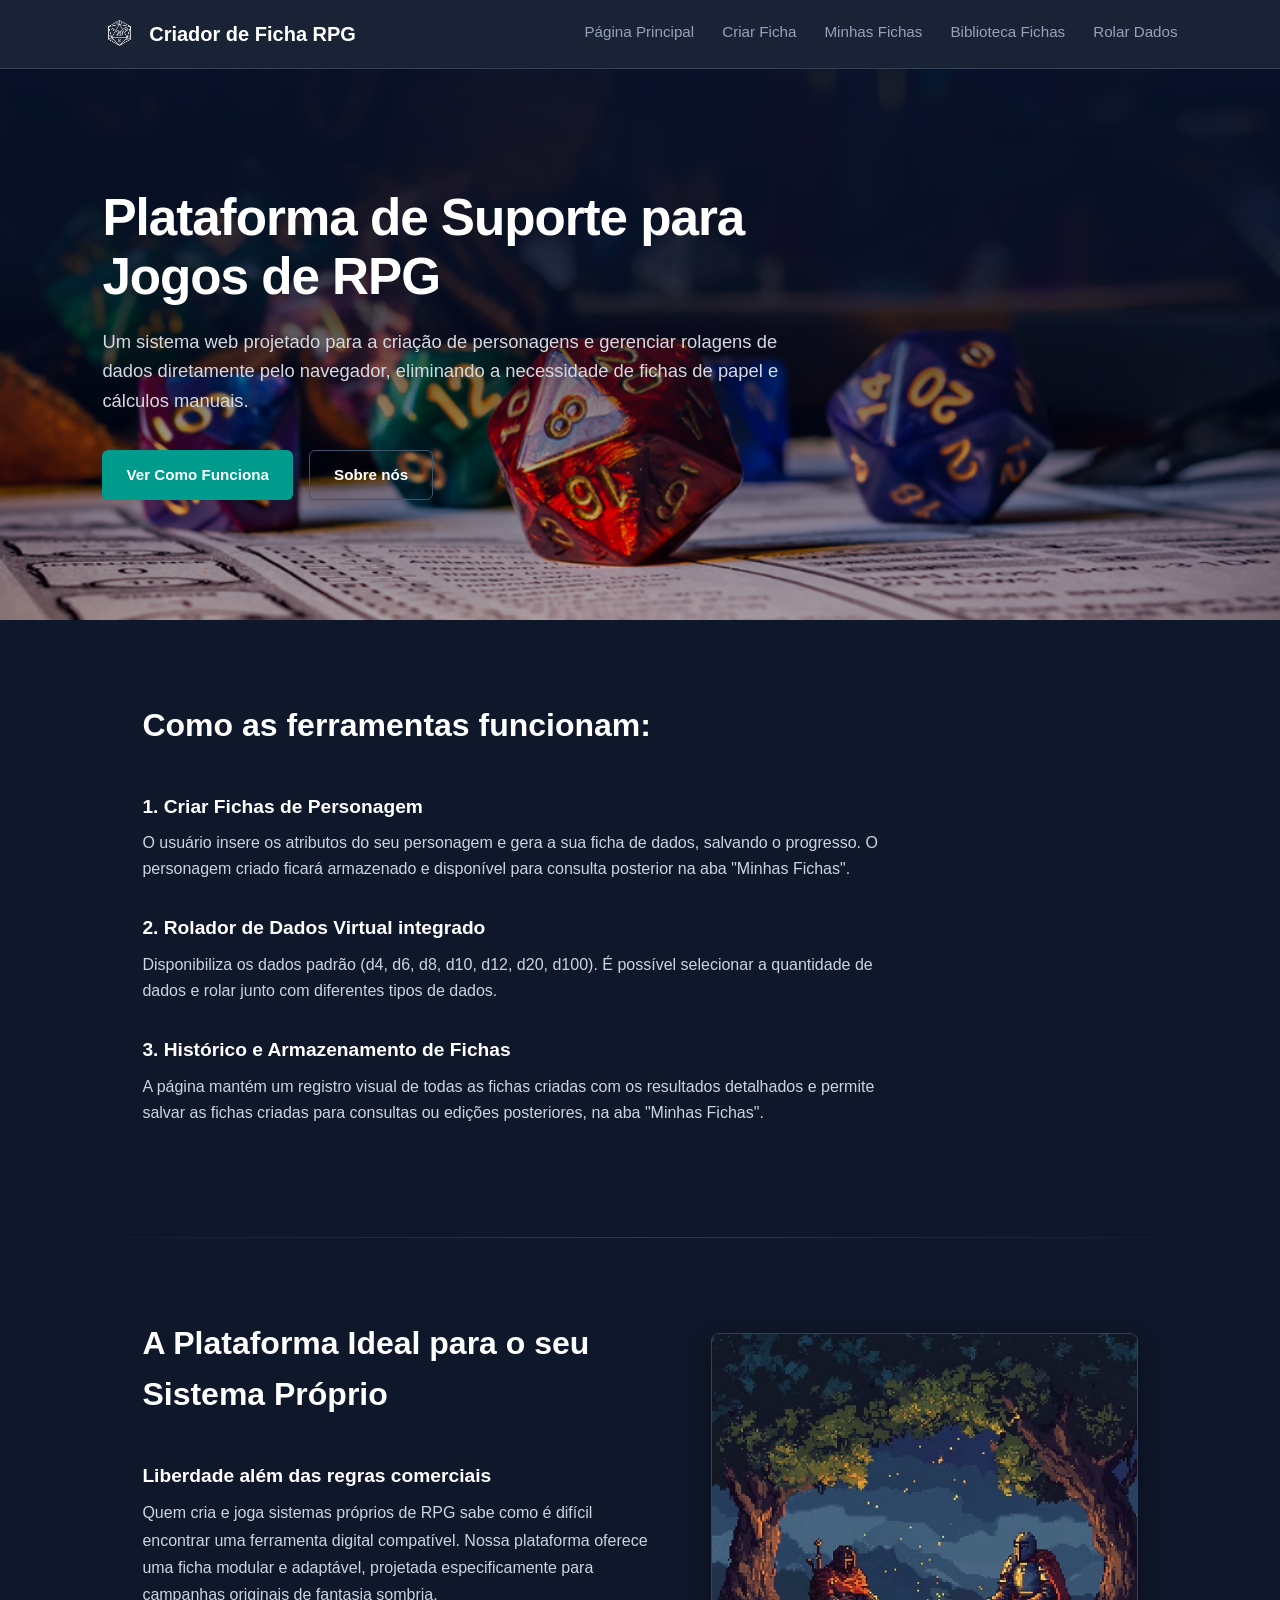
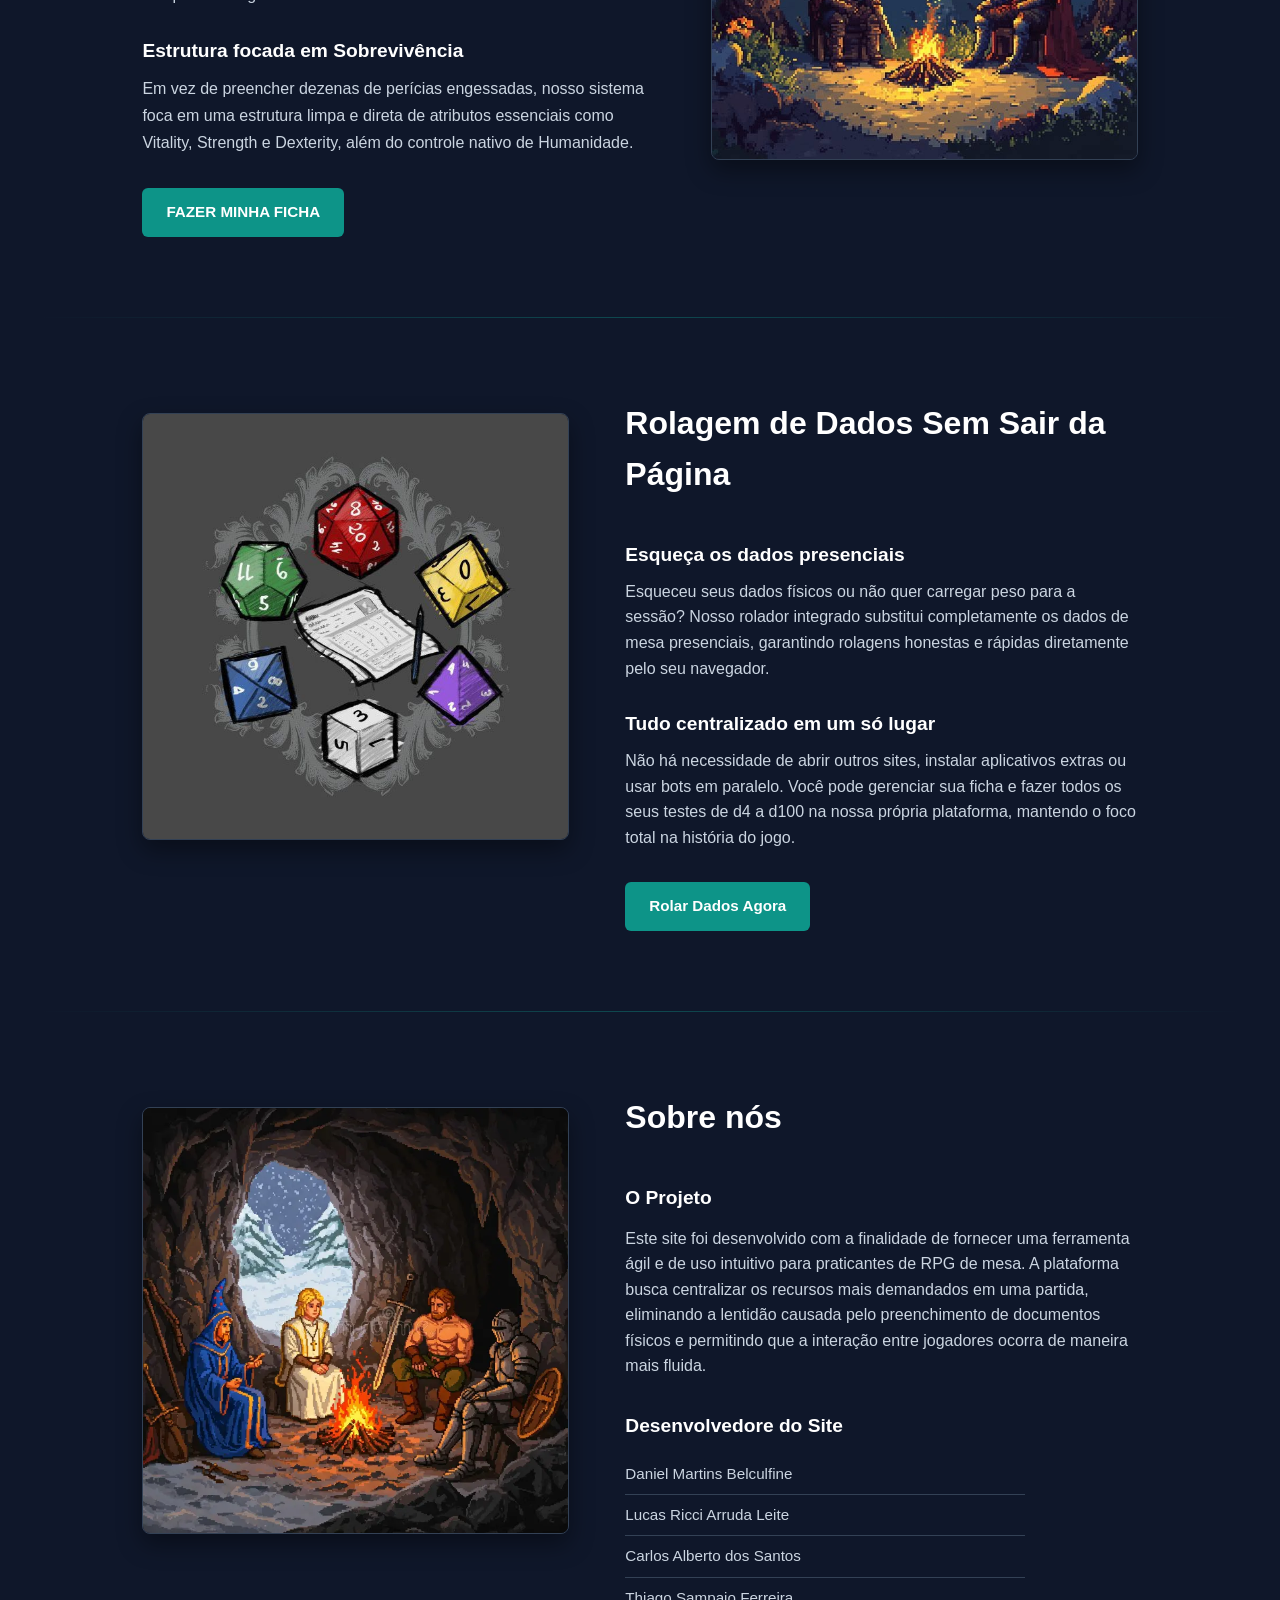
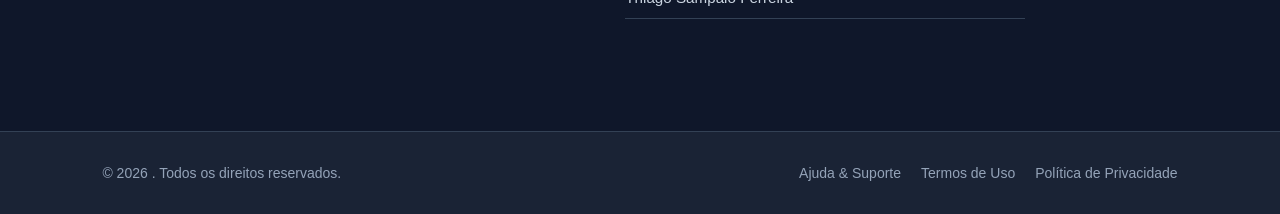
<file: index.html>
<!DOCTYPE html>
<html lang="pt-BR">
<head>
    <meta charset="UTF-8">
    <meta name="viewport" content="width=device-width, initial-scale=1.0">
    <title>Criador de Ficha RPG</title>

    <meta name="description" content="Monte e gerencie suas fichas de RPG de forma rápida e intuitiva. Escolha seu sistema favorito, distribua pontos e jogue online sem complicações!">
    <meta name="keywords" content="ficha de rpg online, criador de ficha rpg, gerador de personagem rpg, dnd 5e, tormenta20">
    
    <meta property="og:title" content="Criador de Ficha RPG Online | Monte Personagens Grátis" />
    <meta property="og:description" content="Monte e gerencie suas fichas de RPG de forma rápida e intuitiva. Escolha seu sistema favorito e role os dados!" />
    <meta property="og:image" content="https://vercel.app" />
    <meta property="og:url" content="https://vercel.app" />
    <meta property="og:type" content="website" />
    <meta property="og:locale" content="pt_BR" />

    <link rel="stylesheet" href="./stylesheets/index.css">
    <script type="module" src="./scripts/loader.js"></script>
</head>
<body>

    <div data-component="comp-header-index"></div>

    <main class="principal">

        <section class="conteudo-principal">
            <h1>Plataforma de Suporte para Jogos de RPG</h1>
            <p>Um sistema web projetado para a criação de personagens e gerenciar rolagens de dados diretamente pelo navegador, eliminando a necessidade de fichas de papel e cálculos manuais.</p>
            <div class="acoes-principais">
                <a href="#como-funciona" class="botao-saiba-mais">Ver Como Funciona</a>
                <a href="#quem-somos" class="botao-quem-somos">Sobre nós</a>
            </div>
        </section>

        <!-- SEÇÃO 1: COMO FUNCIONA -->
        <section id="como-funciona" class="secao-explicativa">
            <h2>Como as ferramentas funcionam:</h2>
            <div class="bloco-recurso">
                <h3>1. Criar Fichas de Personagem</h3>
                <p>O usuário insere os atributos do seu personagem e gera a sua ficha de dados, salvando o progresso. O personagem criado ficará armazenado e disponível para consulta posterior na aba "Minhas Fichas".</p>    
            </div>
            <div class="bloco-recurso">
                <h3>2. Rolador de Dados Virtual integrado</h3>
                <p>Disponibiliza os dados padrão (d4, d6, d8, d10, d12, d20, d100). É possível selecionar a quantidade de dados e rolar junto com diferentes tipos de dados.</p>
            </div>
            <div class="bloco-recurso">
                <h3>3. Histórico e Armazenamento de Fichas</h3>
                <p>A página mantém um registro visual de todas as fichas criadas com os resultados detalhados e permite salvar as fichas criadas para consultas ou edições posteriores, na aba "Minhas Fichas".</p>
            </div>
        </section>

        <!-- SEÇÃO 2: SISTEMA EXCLUSIVO -->
        <section id="sistema-exclusivo" class="secao-explicativa-dupla">
            <div class="conteudo-lado">
                <h2>A Plataforma Ideal para o seu Sistema Próprio</h2>
                <div class="bloco-recurso">
                    <h3>Liberdade além das regras comerciais</h3>
                    <p>Quem cria e joga sistemas próprios de RPG sabe como é difícil encontrar uma ferramenta digital compatível. Nossa plataforma oferece uma ficha modular e adaptável, projetada especificamente para campanhas originais de fantasia sombria.</p>
                </div>
                <div class="bloco-recurso">
                    <h3>Estrutura focada em Sobrevivência</h3>
                    <p>Em vez de preencher dezenas de perícias engessadas, nosso sistema foca em uma estrutura limpa e direta de atributos essenciais como Vitality, Strength e Dexterity, além do controle nativo de Humanidade.</p>
                </div>
                <div class="alinhamento-botao">
                    <a href="./pages/criarFichas.html" class="botao-sistema-destaque">FAZER MINHA FICHA</a>
                </div>
            </div>
            <div class="imagem-lado">
                <img src="./Img_folder/medieval.jpg" alt="Ilustração de rpg medieval">
            </div>
        </section>

                <!-- SEÇÃO: ROLADOR DE DADOS (IMAGEM NA ESQUERDA) -->
        <section id="rolador-dados" class="secao-dados-dupla">
        
            <div class="imagem-dados">
                <img src="./Img_folder/dados-parte.jpg" alt="Dados de RPG virtuais rolando na tela">
            </div>

            <div class="conteudo-dados">
                <h2>Rolagem de Dados Sem Sair da Página</h2>
            
                <div class="bloco-recurso">
                    <h3>Esqueça os dados presenciais</h3>
                    <p>Esqueceu seus dados físicos ou não quer carregar peso para a sessão? Nosso rolador integrado substitui completamente os dados de mesa presenciais, garantindo rolagens honestas e rápidas diretamente pelo seu navegador.</p>
                </div>

                <div class="bloco-recurso">
                    <h3>Tudo centralizado em um só lugar</h3>
                    <p>Não há necessidade de abrir outros sites, instalar aplicativos extras ou usar bots em paralelo. Você pode gerenciar sua ficha e fazer todos os seus testes de d4 a d100 na nossa própria plataforma, mantendo o foco total na história do jogo.</p>
                </div>

                <div class="alinhamento-botao">
                    <a href="./pages/dados.html" class="botao-dados-destaque">Rolar Dados Agora</a>
                </div>
            </div>

        </section>


        <!-- SEÇÃO 3: SOBRE NÓS -->
        <section id="quem-somos" class="sobre-nos">
            <div class="imagem-sobre">
                <img src="./Img_folder/grupo.webp" alt="Imagem de personagens de rpg em grupo">
            </div>
            <div class="conteudo-sobre">
                <h2>Sobre nós</h2>
                <div class="sub-bloco-sobre">
                    <h3>O Projeto</h3>
                    <p>Este site foi desenvolvido com a finalidade de fornecer uma ferramenta ágil e de uso intuitivo para praticantes de RPG de mesa. A plataforma busca centralizar os recursos mais demandados em uma partida, eliminando a lentidão causada pelo preenchimento de documentos físicos e permitindo que a interação entre jogadores ocorra de maneira mais fluida.</p>
                </div>
                <div class="sub-bloco-sobre">
                    <h3>Desenvolvedore do Site</h3>
                    <ul class="lista-integrantes">
                        <li>Daniel Martins Belculfine</li>
                        <li>Lucas Ricci Arruda Leite</li>
                        <li>Carlos Alberto dos Santos</li>
                        <li>Thiago Sampaio Ferreira</li>
                    </ul>
                </div>
            </div>
        </section>

    </main>

    <div data-component="comp-footer"></div>
</body>
</html>
</file>
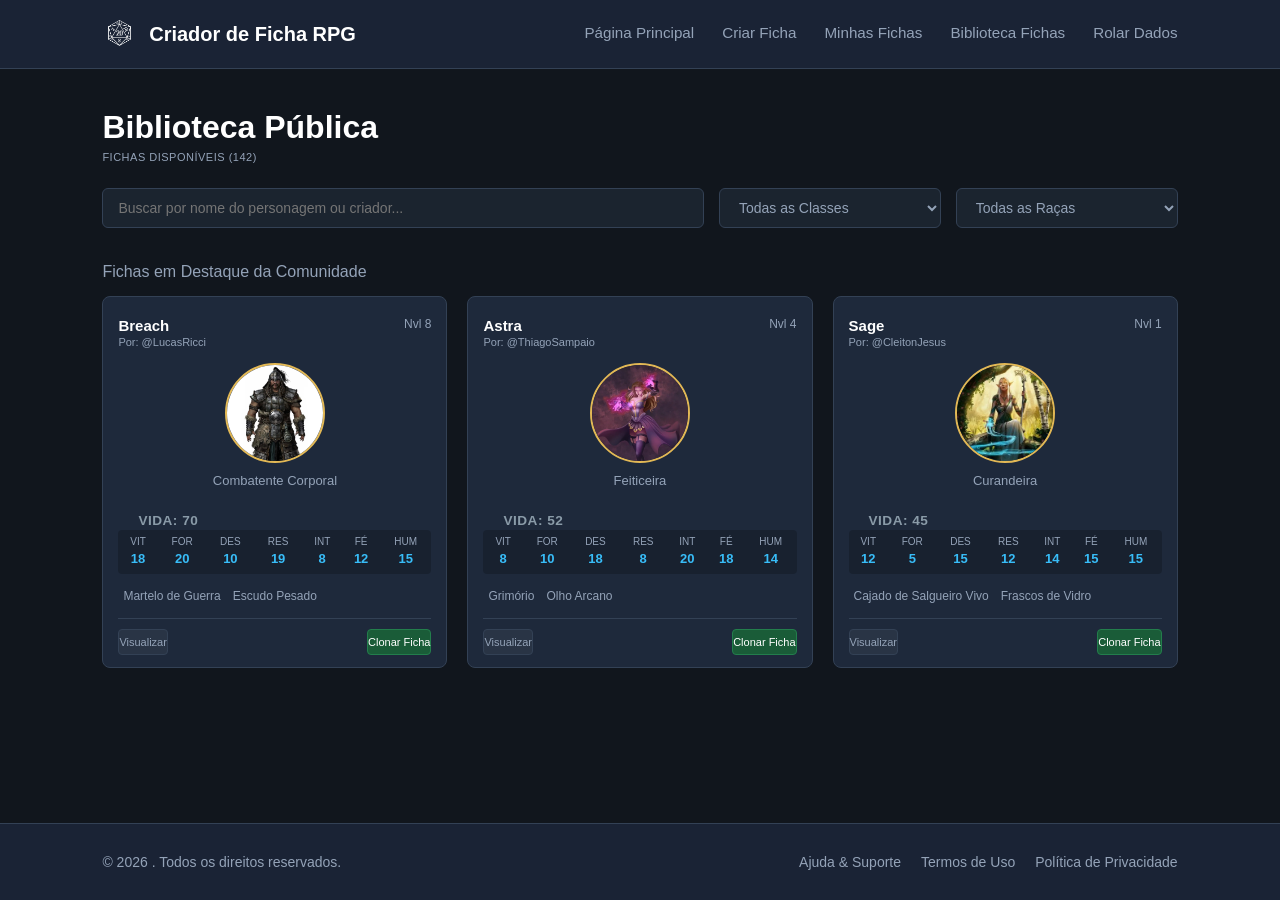
<file: pages/bibliotecaFichas.html>
<!DOCTYPE html>
<html lang="pt-BR">
<head>
    <meta charset="UTF-8">
    <meta name="viewport" content="width=device-width, initial-scale=1.0">
    <title>Biblioteca de Fichas</title>
    <link rel="stylesheet" href="../stylesheets/bibliotecaFichas.css">
    <link rel="stylesheet" href="../stylesheets/components.css">
    <script type="module" src="../scripts/loader.js"></script>
</head>
<body>

    <!-- BARRA DE NAVEGAÇÃO SUPERIOR -->
    <div data-component="comp-header"></div>

    <!-- CONTAINER DA DASHBOARD -->
    <div class="dashboard-container">
        <main class="main-content">
            
            <header class="panel-header">
                <div>
                    <h1>Biblioteca Pública</h1>
                    <small>FICHAS DISPONÍVEIS (142)</small>
                </div>
            </header>

            <!-- SEÇÃO DE FILTROS -->
            <section class="filters-section">
                <form class="filters-form" onsubmit="return false;">
                    <input type="search" placeholder="Buscar por nome do personagem ou criador...">
                    <select name="classe"><option>Todas as Classes</option></select>
                    <select name="race"><option>Todas as Raças</option></select>
                </form>
            </section>

            <!-- SEÇÃO DE CARDS DA COMUNIDADE -->
            <section class="characters-section">
                <h3>Fichas em Destaque da Comunidade</h3>

                <div class="cards-grid">
                    
                    <!-- PERSONAGEM 1 -->
                    <article class="char-card">
                        <header class="char-card-header">
                            <div>
                                <h4>Breach</h4>
                                <div class="char-subtitle">Por: @LucasRicci</div>
                            </div>
                            <span class="char-level">Nvl 8</span>
                        </header>

                        <figure class="char-avatar">
                            <img src="../Img_folder/combatente.jpg" alt="imagem generica de personagem de rpg">
                            <figcaption>Combatente Corporal</figcaption>
                        </figure>

                        <div class="char-hp">
                            <span class="hp-label">VIDA: 70</span>
                        </div>

                        <table class="stats-table">
                            <thead>
                                <tr>
                                    <th>VIT</th><th>FOR</th><th>DES</th><th>RES</th><th>INT</th><th>FÉ</th><th>HUM</th>
                                </tr>
                            </thead>
                            <tbody>
                                <tr>
                                    <td>18</td><td>20</td><td>10</td><td>19</td><td>8</td><td>12</td><td>15</td>
                                </tr>
                            </tbody>
                        </table>

                        <ul class="equip-list">
                            <li>Martelo de Guerra</li>
                            <li>Escudo Pesado</li>
                        </ul>

                        <footer class="char-card-footer">
                            <ul class="action-buttons library-actions">
                                <li><button type="button">Visualizar</button></li>
                                <li><button type="button" class="btn-clone">Clonar Ficha</button></li>
                            </ul>
                        </footer>
                    </article>

                    <!-- PERSONAGEM 2 -->
                    <article class="char-card">
                        <header class="char-card-header">
                            <div>
                                <h4>Astra</h4>
                                <div class="char-subtitle">Por: @ThiagoSampaio</div>
                            </div>
                            <span class="char-level">Nvl 4</span>
                        </header>

                        <figure class="char-avatar">
                            <img src="../Img_folder/feiticeira.webp" alt="Imagem generica de personagem de rpg">
                            <figcaption>Feiticeira </figcaption>
                        </figure>

                        <div class="char-hp">
                            <span class="hp-label">VIDA: 52</span>
                        </div>

                        <table class="stats-table">
                            <thead>
                                <tr>
                                    <th>VIT</th><th>FOR</th><th>DES</th><th>RES</th><th>INT</th><th>FÉ</th><th>HUM</th>
                                </tr>
                            </thead>
                            <tbody>
                                <tr>
                                    <td>8</td><td>10</td><td>18</td><td>8</td><td>20</td><td>18</td><td>14</td>
                                </tr>
                            </tbody>
                        </table>

                        <ul class="equip-list">
                            <li>Grimório</li>
                            <li>Olho Arcano</li>
                        </ul>

                        <footer class="char-card-footer">
                            <ul class="action-buttons library-actions">
                                <li><button type="button">Visualizar</button></li>
                                <li><button type="button" class="btn-clone">Clonar Ficha</button></li>
                            </ul>
                        </footer>
                    </article>

                    <!-- PERSONAGEM 3 -->
                    <article class="char-card">
                        <header class="char-card-header">
                            <div>
                                <h4>Sage</h4>
                                <div class="char-subtitle">Por: @CleitonJesus</div>
                            </div>
                            <span class="char-level">Nvl 1</span>
                        </header>

                        <figure class="char-avatar">
                            <img src="../Img_folder/Curandeira.webp" alt="Imagem generica de personagem de rpg">
                            <figcaption>Curandeira</figcaption>
                        </figure>

                        <div class="char-hp">
                            <span class="hp-label">VIDA: 45</span>
                        </div>

                        <table class="stats-table">
                            <thead>
                                <tr>
                                    <th>VIT</th><th>FOR</th><th>DES</th><th>RES</th><th>INT</th><th>FÉ</th><th>HUM</th>
                                </tr>
                            </thead>
                            <tbody>
                                <tr>
                                    <td>12</td><td>5</td><td>15</td><td>12</td><td>14</td><td>15</td><td>15</td>
                                </tr>
                            </tbody>
                        </table>

                        <ul class="equip-list">
                            <li>Cajado de Salgueiro Vivo</li>
                            <li>Frascos de Vidro</li>
                        </ul>

                        <footer class="char-card-footer">
                            <ul class="action-buttons library-actions">
                                <li><button type="button">Visualizar</button></li>
                                <li><button type="button" class="btn-clone">Clonar Ficha</button></li>
                            </ul>
                        </footer>
                    </article>

                </div>
            </section>
        </main>
    </div>

    <!-- RODAPÉ GLOBAL da PÁGINA -->
    <div data-component="comp-footer"></div>
</body>
</html>
</file>
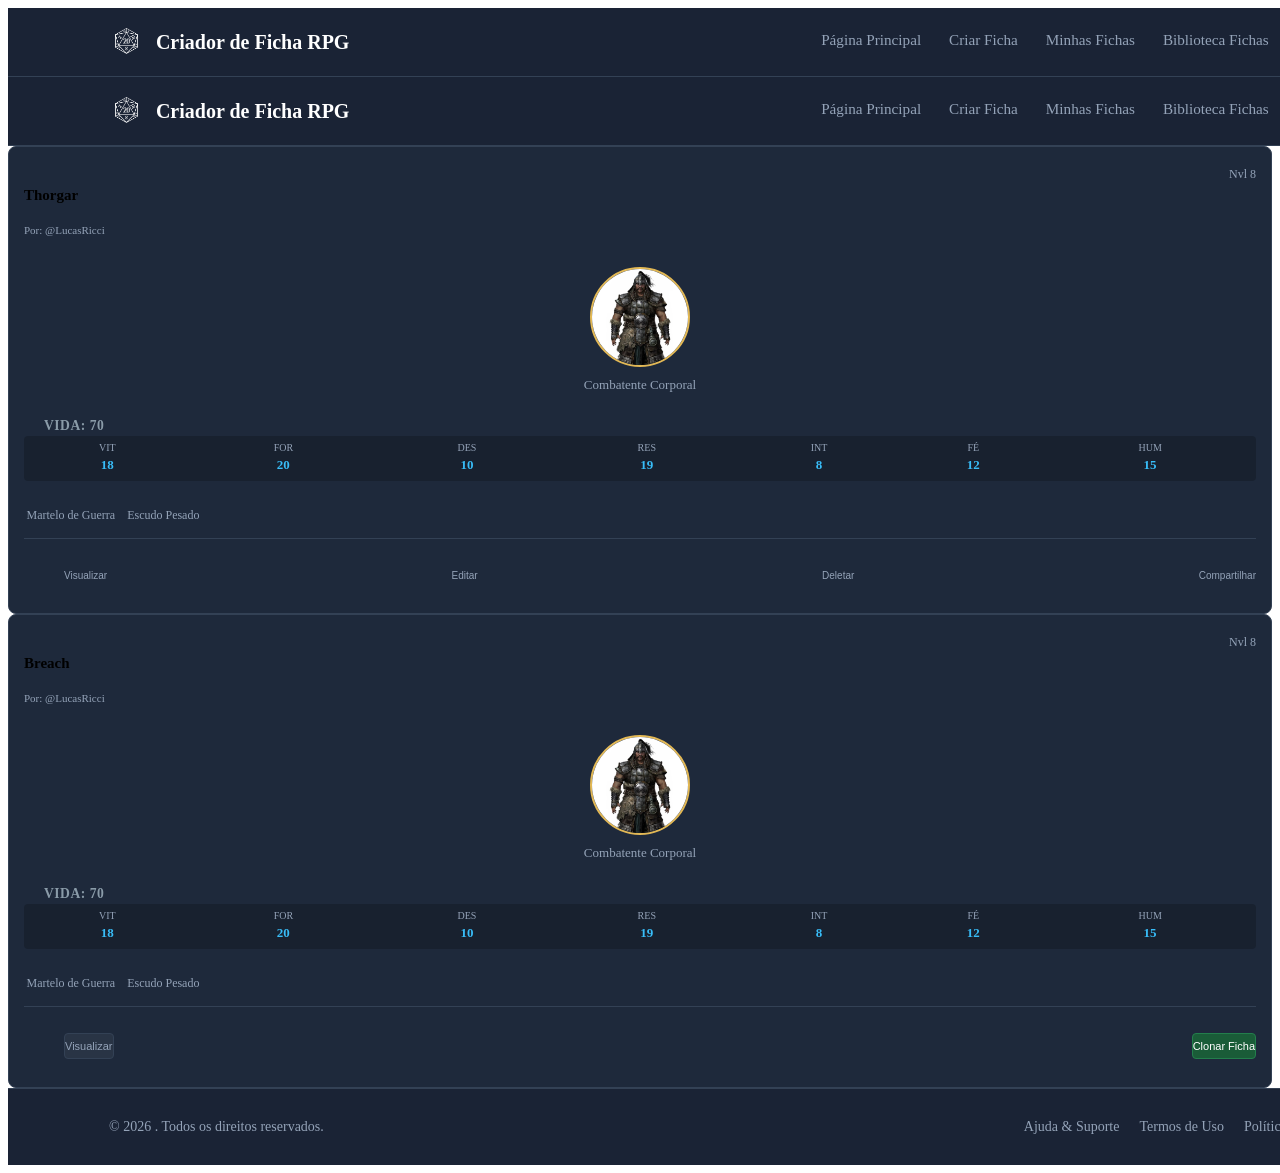
<file: pages/components.html>
<!DOCTYPE html>
<html lang="pt-BR">
<head>
    <meta charset="UTF-8">
    <meta name="viewport" content="width=device-width, initial-scale=1.0">
    <link rel="stylesheet" href="../stylesheets/components.css">
    <title>Repositório de Componentes RPG</title>
</head>
<body>

    <!-- ==========================================
         COMPONENTE: HEADER & Index-HEADER (CABEÇALHO)
         ========================================== -->
    <div id="comp-header">
        <header class="site-header">
            <div class="logo">
                <span class="logo-img"> 
                    <img src="../Img_folder/d20-certo-sem-fundo.png" alt="imagem de d20">
                </span>
                <span class="logo-texto">Criador de Ficha RPG</span>
            </div>
            <div class="cta-buttons">
                <a href="../index.html" class="btn">Página Principal</a>
                <a href="criarFichas.html" class="btn btn-primary">Criar Ficha</a>
                <a href="minhasFichas.html" class="btn btn-secondary">Minhas Fichas</a>
                <a href="bibliotecaFichas.html" class="btn btn-secondary">Biblioteca Fichas</a>
                <a href="dados.html" class="btn btn-terciary">Rolar Dados</a>
            </div>
        </header>
    </div>

    <div id="comp-header-index">
        <header class="site-header">
            <div class="logo">
                <span class="logo-img"> 
                    <img src="../Img_folder/d20-certo-sem-fundo.png" alt="imagem de d20">
                </span>
                <span class="logo-texto">Criador de Ficha RPG</span>
            </div>
            <div class="cta-buttons">
                <a href="../index.html" class="btn">Página Principal</a>
                <a href="./pages/criarFichas.html" class="btn btn-primary">Criar Ficha</a>
                <a href="./pages/minhasFichas.html" class="btn btn-secondary">Minhas Fichas</a>
                <a href="./pages/bibliotecaFichas.html" class="btn btn-secondary">Biblioteca Fichas</a>
                <a href="./pages/dados.html" class="btn btn-terciary">Rolar Dados</a>
            </div>
        </header>
    </div>


    <!-- ==========================================
         COMPONENTE: CARD - MINHAS FICHAS
         ========================================== -->
    <div id="card-minhas-fichas">
        <article class="char-card">
            <header class="char-card-header">
                <div>
                    <h4>Thorgar</h4>
                    <div class="char-subtitle">Por: @LucasRicci</div>
                </div>
                <span class="char-level">Nvl 8</span>
            </header>

            <figure class="char-avatar">
                <img src="../Img_folder/combatente.jpg" alt="imagem generica de personagem de rpg">
                <figcaption>Combatente Corporal</figcaption>
            </figure>

            <div class="char-hp">
                <span class="hp-label">VIDA: 70</span>
            </div>

            <table class="stats-table">
                <thead>
                    <tr>
                        <th>VIT</th><th>FOR</th><th>DES</th><th>RES</th><th>INT</th><th>FÉ</th><th>HUM</th>
                    </tr>
                </thead>
                <tbody>
                    <tr>
                        <td>18</td><td>20</td><td>10</td><td>19</td><td>8</td><td>12</td><td>15</td>
                    </tr>
                </tbody>
            </table>

            <ul class="equip-list">
                <li>Martelo de Guerra</li>
                <li>Escudo Pesado</li>
            </ul>
            <footer class="char-card-footer">
                <ul class="action-buttons">
                    <li><button type="button">Visualizar</button></li>
                    <li><button type="button">Editar</button></li>
                    <li><button type="button">Deletar</button></li>
                    <li><button type="button">Compartilhar</button></li>
                </ul>
            </footer>
        </article>
    </div>


    <!-- ==========================================
         COMPONENTE: CARD - BIBLIOTECA DE FICHAS
         ========================================== -->
    <div id="card-biblioteca-fichas">
        <article class="char-card">
            <header class="char-card-header">
                <div>
                    <h4>Breach</h4>
                    <div class="char-subtitle">Por: @LucasRicci</div>
                </div>
                <span class="char-level">Nvl 8</span>
            </header>

            <figure class="char-avatar">
                <img src="../Img_folder/combatente.jpg" alt="imagem generica de personagem de rpg">
                <figcaption>Combatente Corporal</figcaption>
            </figure>

            <div class="char-hp">
                <span class="hp-label">VIDA: 70</span>
            </div>

            <table class="stats-table">
                <thead>
                    <tr>
                        <th>VIT</th><th>FOR</th><th>DES</th><th>RES</th><th>INT</th><th>FÉ</th><th>HUM</th>
                    </tr>
                </thead>
                <tbody>
                    <tr>
                        <td>18</td><td>20</td><td>10</td><td>19</td><td>8</td><td>12</td><td>15</td>
                    </tr>
                </tbody>
            </table>

            <ul class="equip-list">
                <li>Martelo de Guerra</li>
                <li>Escudo Pesado</li>
            </ul>

            <footer class="char-card-footer">
                <ul class="action-buttons library-actions">
                    <li><button type="button">Visualizar</button></li>
                    <li><button type="button" class="btn-clone">Clonar Ficha</button></li>
                </ul>
            </footer>
        </article>
    </div>


    <!-- ==========================================
         COMPONENTE: RODAPÉ (FOOTER)
         ========================================== -->
    <div id="comp-footer">
        <footer class="rodape">
            <div class="texto">
                <p>&copy; 2026 . Todos os direitos reservados.</p>
            </div>

            <div class="links-rodape">
                <a href="../documentos/ajuda_e_suporte.pdf" target="_blank">Ajuda & Suporte</a>
                <a href="../documentos/termos_de_uso_(1).pdf" target="_blank">Termos de Uso</a>
                <a href="../documentos/politicaPrivacidade.pdf" target="_blank">Política de Privacidade</a>
            </div>
        </footer>
    </div>

</body>
</html>
</file>
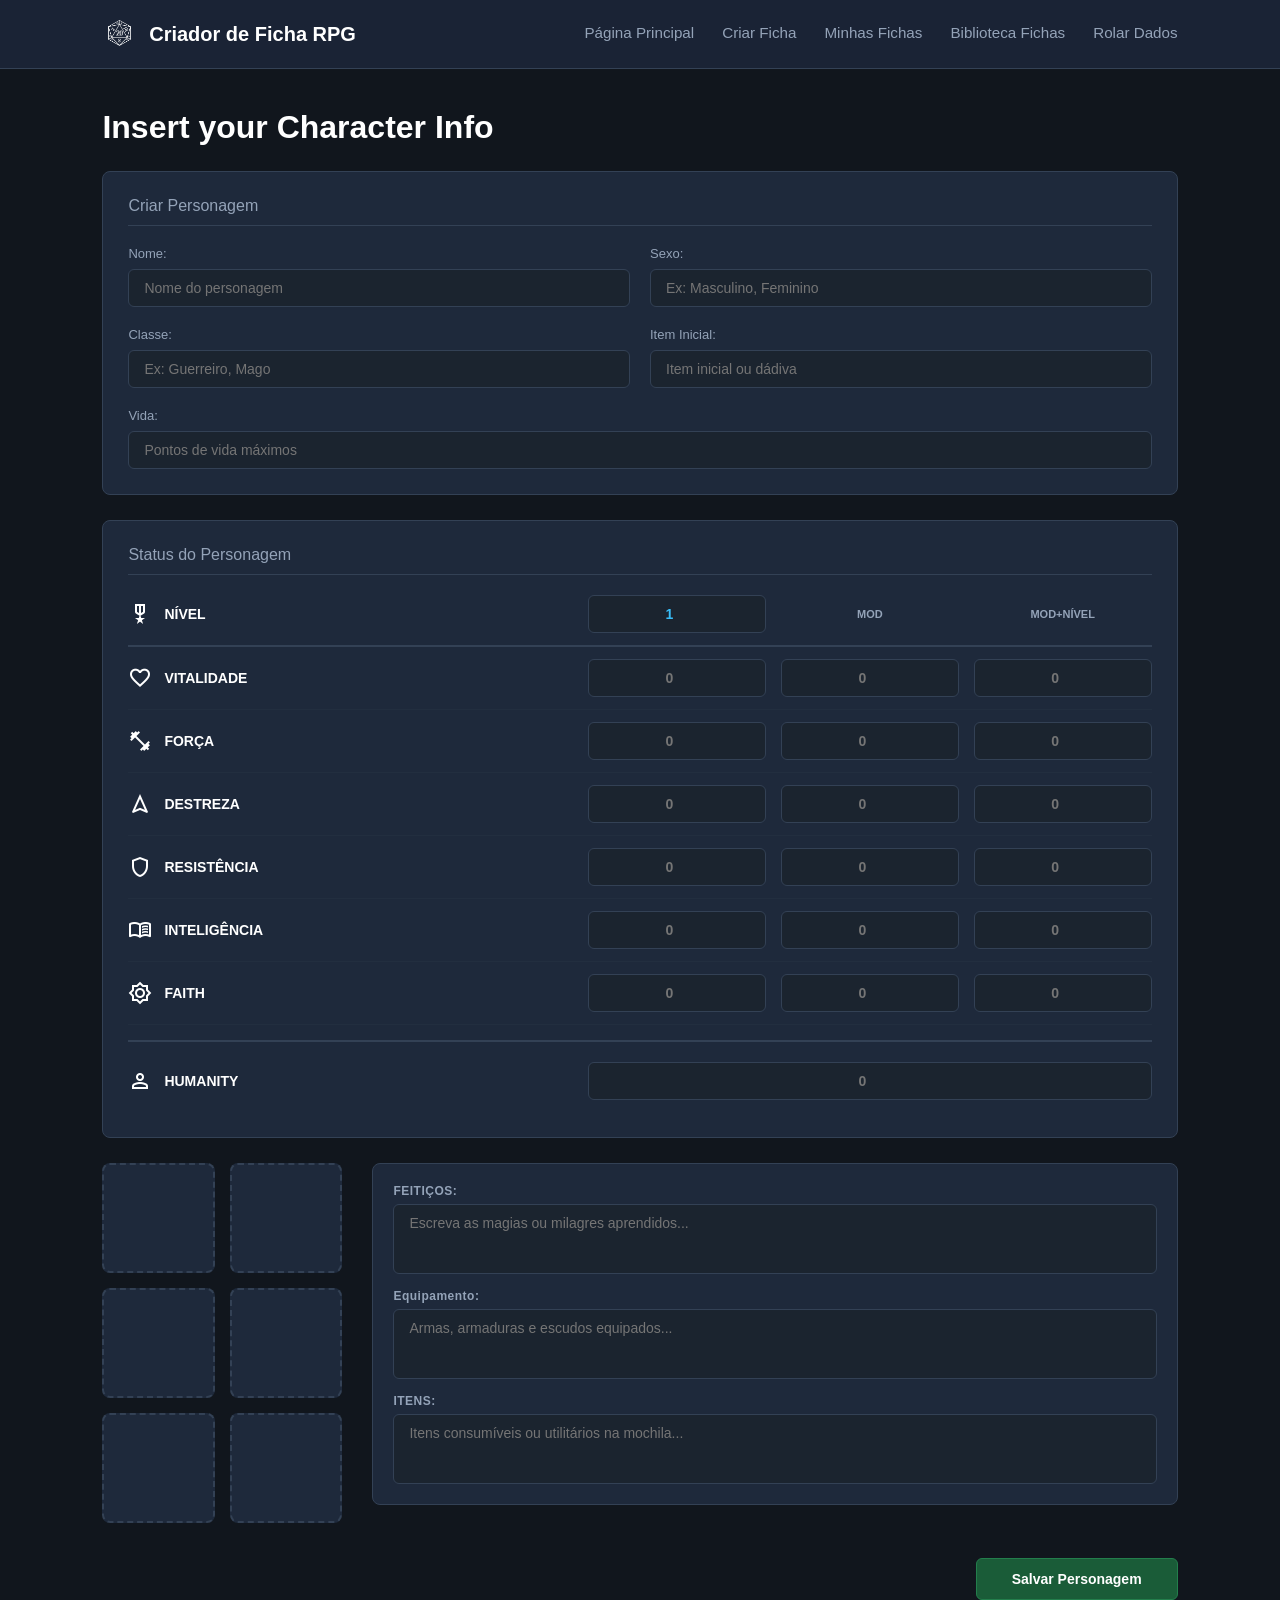
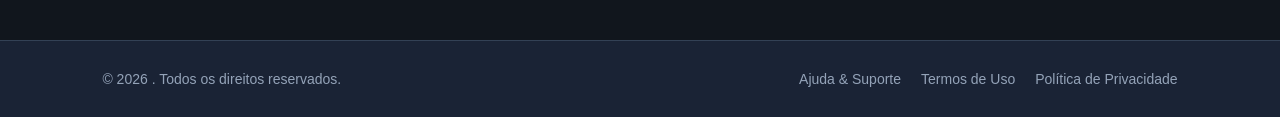
<file: pages/criarFichas.html>
<!DOCTYPE html>
<html lang="pt-BR">
<head>
    <meta charset="UTF-8">
    <meta name="viewport" content="width=device-width, initial-scale=1.0">
    <link rel="stylesheet" href="../stylesheets/criarFichas.css">
    <link rel="stylesheet" href="../stylesheets/components.css">
    <link rel="stylesheet" href="https://fonts.googleapis.com/css2?family=Material+Symbols+Outlined:opsz,wght,FILL,GRAD@20..48,100..700,0..1,-50..200" />
    <script type="module" src="../scripts/criarFichas.js"></script>
    <script type="module" src="../scripts/loader.js"></script>
    <title>Creator</title>
</head>
<body>

    <div data-component="comp-header"></div>

    <main class="dashboard-container">
        <div class="main-content">
            <h1>Insert your Character Info</h1>
            
            <form action="#" id="formBox" onsubmit="salvarPersonagem(event)">
                
                <!-- SEÇÃO: CREATE CHARACTER -->
                <section class="CharacterInfoBox">
                    <h2>Criar Personagem</h2>
                    <div id="formCharacterInfoBox">
                        <div class="characterInfoInput">
                            <label for="name">Nome:</label>
                            <input name="name" id="name" type="text" placeholder="Nome do personagem">
                        </div>
                        <div class="characterInfoInput">
                            <label for="sex">Sexo:</label>
                            <input name="sex" id="sex" type="text" placeholder="Ex: Masculino, Feminino">
                        </div>
                        <div class="characterInfoInput">
                            <label for="class">Classe:</label>
                            <input name="class" id="class" type="text" placeholder="Ex: Guerreiro, Mago">
                        </div>
                        <div class="characterInfoInput">
                            <label for="gift">Item Inicial:</label>
                            <input name="gift" id="gift" type="text" placeholder="Item inicial ou dádiva">
                        </div>
                        <div class="characterInfoInput row-full">
                            <label for="health">Vida:</label>
                            <input name="health" id="health" type="number" placeholder="Pontos de vida máximos">
                        </div>
                    </div>
                </section>

                <!-- SEÇÃO: CHARACTER STATUS -->
                <section class="CharacterInfoBox">
                    <h2>Status do Personagem</h2>
                    <div id="formCharacterStatusBox">
                        
                        <!-- Linha do Level (Cabeçalho da tabela) -->
                        <div class="statusRow headerRow">
                            <div class="statusLabel">
                                <span class="material-symbols-outlined">military_tech</span>
                                <label for="level">NÍVEL</label>
                            </div>
                            <input name="level" id="level" type="number" value="1">
                            <span class="columnLabel">MOD</span>
                            <span class="columnLabel">MOD+NÍVEL</span>
                        </div>

                        <!-- Atributos principais -->
                        <div class="statusRow">
                            <div class="statusLabel">
                                <span class="material-symbols-outlined">favorite</span> 
                                <label for="vitality">VITALIDADE</label>
                            </div>
                            <input name="vitality" id="vitality" type="number" placeholder="0">
                            <input name="vitalityMod" type="number" placeholder="0">
                            <input name="vitalityModLevel" type="number" placeholder="0">
                        </div>

                        <div class="statusRow">
                            <div class="statusLabel">
                                <span class="material-symbols-outlined">fitness_center</span>
                                <label for="strength">FORÇA</label>
                            </div>
                            <input name="strength" id="strength" type="number" placeholder="0">
                            <input name="strengthMod" type="number" placeholder="0">
                            <input name="strengthModLevel" type="number" placeholder="0">
                        </div>

                        <div class="statusRow">
                            <div class="statusLabel">
                                <span class="material-symbols-outlined">navigation</span>
                                <label for="dexterity">DESTREZA</label>
                            </div>
                            <input name="dexterity" id="dexterity" type="number" placeholder="0">
                            <input name="dexterityMod" type="number" placeholder="0">
                            <input name="dexterityModLevel" type="number" placeholder="0">
                        </div>

                        <div class="statusRow">
                            <div class="statusLabel">
                                <span class="material-symbols-outlined">shield</span>
                                <label for="resistence">RESISTÊNCIA</label>
                            </div>
                            <input name="resistence" id="resistence" type="number" placeholder="0">
                            <input name="resistenceMod" type="number" placeholder="0">
                            <input name="resistenceModLevel" type="number" placeholder="0">
                        </div>

                        <div class="statusRow">
                            <div class="statusLabel">
                                <span class="material-symbols-outlined">menu_book</span>
                                <label for="intelligence">INTELIGÊNCIA</label>
                            </div>
                            <input name="intelligence" id="intelligence" type="number" placeholder="0">
                            <input name="intelligenceMod" type="number" placeholder="0">
                            <input name="intelligenceModLevel" type="number" placeholder="0">
                        </div>

                        <div class="statusRow">
                            <div class="statusLabel">
                                <span class="material-symbols-outlined">brightness_5</span> 
                                <label for="faith">FAITH</label>
                            </div>
                            <input name="faith" id="faith" type="number" placeholder="0">
                            <input name="faithMod" type="number" placeholder="0">
                            <input name="faithModLevel" type="number" placeholder="0">
                        </div>

                        <!-- Linha da Humanity (Rodapé da tabela) -->
                        <div class="statusRow footerRow">
                            <div class="statusLabel">
                                <span class="material-symbols-outlined">person</span>
                                <label for="humanity">HUMANITY</label>
                            </div>
                            <input name="humanity" id="humanity" type="number" placeholder="0">
                        </div>

                    </div>
                </section>

                <!-- SEÇÃO INFERIOR: SLOTS E TEXTOS (Lado a Lado) -->
                <div id="bottomSection">
                    
                    <!-- Blocos de Inventário/Equipamento (4 quadrados à esquerda) -->
                    <div id="equipmentSlotsGrid">
                        <div class="slot" title="Slot de Equipamento"></div>
                        <div class="slot" title="Slot de Equipamento"></div>
                        <div class="slot" title="Slot de Equipamento"></div>
                        <div class="slot" title="Slot de Equipamento"></div>
                        <div class="slot" title="Slot de Equipamento"></div>
                        <div class="slot" title="Slot de Equipamento"></div>
                    </div>

                    <!-- Listas de Texto (Painel da direita) -->
                    <div id="extraInfoBox">
                        <div class="textareaGroup">
                            <label for="spells">FEITIÇOS:</label>
                            <textarea name="spells" id="spells" rows="3" placeholder="Escreva as magias ou milagres aprendidos..."></textarea>
                        </div>
                        
                        <div class="textareaGroup">
                            <label for="equipment">Equipamento:</label>
                            <textarea name="equipment" id="equipment" rows="3" placeholder="Armas, armaduras e escudos equipados..."></textarea>
                        </div>
                        
                        <div class="textareaGroup">
                            <label for="items">ITENS:</label>
                            <textarea name="items" id="items" rows="3" placeholder="Itens consumíveis ou utilitários na mochila..."></textarea>
                        </div>
                    </div>
                </div>

                <div id="personagemCriadoAlerta" class="closed">
                    <button class="close-btn" onclick="fecharAlerta()">&times;</button>
                    <p>Ficha do personagem criada com sucesso!</p>
                    <p>Redirecionando para minhas fichas...</p>
                </div>

                <!-- BOTÃO DE SALVAR FORMULÁRIO -->
                <div class="form-actions">
                    <button type="submit" class="btn-save">Salvar Personagem</button>
                </div>

            </form>
        </div>
    </main>

    <div data-component="comp-footer"></div>

</body>

</html>
</file>
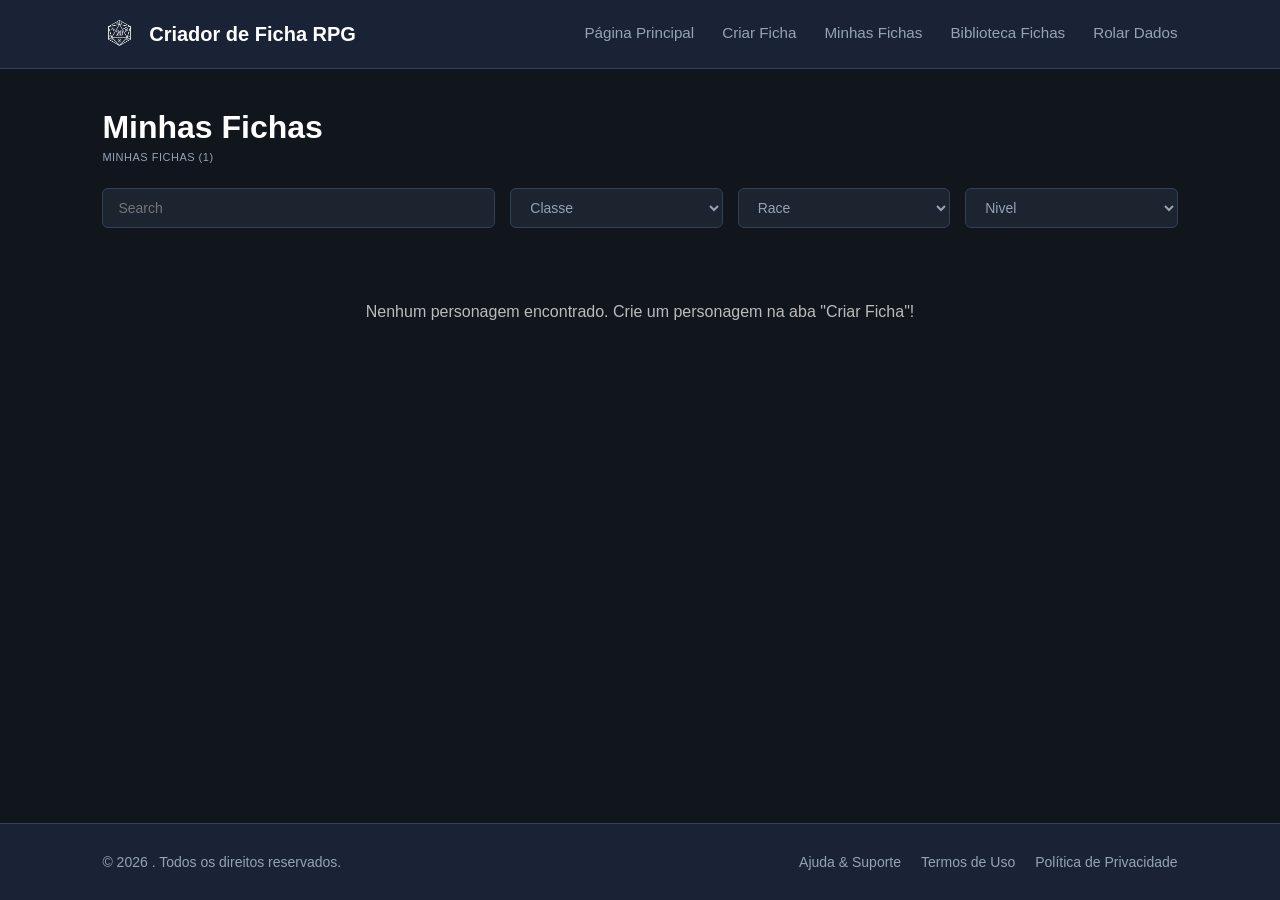
<file: pages/minhasFichas.html>
<!DOCTYPE html>
<html lang="pt-BR">
<head>
    <meta charset="UTF-8">
    <meta name="viewport" content="width=device-width, initial-scale=1.0">
    <title>Minhas Fichas</title>
    <link rel="stylesheet" href="../stylesheets/minhasFichas.css">
    <link rel="stylesheet" href="../stylesheets/components.css">
    <script type="module" src="../scripts/minhasFichas.js"></script>
    <script type="module" src="../scripts/loader.js"></script>
</head>
<body>

    <!-- BARRA DE NAVEGAÇÃO SUPERIOR -->
    <div data-component="comp-header"></div>

    <!-- CONTAINER DA DASHBOARD -->
    <div class="dashboard-container">
        <main class="main-content">
            
            <header class="panel-header">
                <div>
                    <h1>Minhas Fichas</h1>
                    <small>MINHAS FICHAS (1)</small>
                </div>
            </header>

            <section class="filters-section">
                <form class="filters-form" onsubmit="return false;">
                    <input type="search" placeholder="Search">
                    <select name="classe"><option>Classe</option></select>
                    <select name="race"><option>Race</option></select>
                    <select name="nivel"><option>Nivel</option></select>
                </form>
            </section>

            <section class="characters-section">
                <div class="cards-grid">
                    <!-- PERSONAGEM 1 -->
                    <article class="char-card">
                        <header class="char-card-header">
                            <div>
                                <h4>Thorgar</h4>
                                <div class="char-subtitle">Por: @LucasRicci</div>
                            </div>
                            <span class="char-level">Nvl 8</span>
                        </header>

                        <figure class="char-avatar">
                            <img src="../Img_folder/combatente.jpg" alt="imagem generica de personagem de rpg">
                            <figcaption>Combatente Corporal</figcaption>
                        </figure>

                        <div class="char-hp">
                            <span class="hp-label">VIDA: 70</span>
                        </div>

                        <table class="stats-table">
                            <thead>
                                <tr>
                                    <th>VIT</th><th>FOR</th><th>DES</th><th>RES</th><th>INT</th><th>FÉ</th><th>HUM</th>
                                </tr>
                            </thead>
                            <tbody>
                                <tr>
                                    <td>18</td><td>20</td><td>10</td><td>19</td><td>8</td><td>12</td><td>15</td>
                                </tr>
                            </tbody>
                        </table>

                        <ul class="equip-list">
                            <li>Martelo de Guerra</li>
                            <li>Escudo Pesado</li>
                        </ul>
                        <footer class="char-card-footer">
                            <ul class="action-buttons">
                                <li><button type="button">Visualizar</button></li>
                                <li><button type="button">Editar</button></li>
                                <li><button type="button">Deletar</button></li>
                                <li><button type="button">Compartilhar</button></li>
                            </ul>
                        </footer>
                    </article>
                </div>
            </section>
        </main>
    </div>

    <!-- RODAPÉ GLOBAL DA PÁGINA -->
    <div data-component="comp-footer"></div>
</body>
</html>
</file>
<file: stylesheets/index.css>
/* ==========================================================================
   1. RESET E CONFIGURAÇÕES GERAIS - TEMA ESCURO
   ========================================================================== */
* {
    margin: 0;
    padding: 0;
    box-sizing: border-box;
    font-family: -apple-system, BlinkMacSystemFont, "Segoe UI", Roboto, Helvetica, Arial, sans-serif;
}

body {
    /* Cor de fundo escura global  */
    background-color: #0f172a; 
    color: #e2e8f0; 
    line-height: 1.6;
}

html {
    scroll-behavior: smooth; /* Faz a rolagem suave */
}

/* ==========================================================================
   2. HEADER (CABEÇALHO) 
   ========================================================================== */
.site-header {
    display: flex;
    justify-content: space-between;
    align-items: center;
    padding: 18px 8%;
    background-color: #1a2335; 
    border-bottom: 1px solid #334155; /* Linha divisória sutil */
    position: sticky;
    top: 0;
    z-index: 100;
}

.logo {
    display: flex;
    align-items: center;
    gap: 12px;
}

.logo-img img {
    height: 32px;
    width: auto;
    display: block;
    filter: invert(100%) brightness(1000%);
}

.logo-texto {
    font-weight: 700;
    font-size: 1.25rem;
    color: #ffffff; 
}

.cta-buttons {
    display: flex;
    gap: 28px;
    align-items: center;
}

/* Efeito Underline nos Links do Header - Cor Clara */
.cta-buttons a {
    text-decoration: none;
    color: #94a3b8; 
    font-size: 0.95rem;
    font-weight: 500;
    position: relative;
    padding-bottom: 4px;
    transition: color 0.2s ease;
}

.cta-buttons a::after {
    content: '';
    position: absolute;
    width: 0;
    height: 2px;
    bottom: 0;
    left: 0;
    background-color: #0d9488; 
    transition: width 0.25s ease-in-out;
}

.cta-buttons a:hover {
    color: #0d9488; 
}

.cta-buttons a:hover::after {
    width: 100%;
}

 /* ==========================================================================
   3. HERO SECTION (BANNER PRINCIPAL)
   ========================================================================= */
.conteudo-principal {
    background-color: #0f172a; 

    background-image: linear-gradient(
        to bottom, 
        rgba(15, 23, 42, 0.95) 0%, 
        rgba(15, 23, 42, 0.85) 35%, 
        rgba(15, 23, 42, 0.4) 70%, 
        rgba(15, 23, 42, 0.1) 100%
    ), 
    url('../Img_folder/rog-dados.png');
    
    background-size: cover;
    background-position: center;
    background-repeat: no-repeat;
    
    filter: saturate(120%) contrast(105%);
    
    color: #ffffff;
    padding: 120px 8%; 
    min-height: 520px; 
    display: flex;
    flex-direction: column;
    justify-content: center;
    
    position: relative; 
}


.conteudo-principal h1 {
    font-size: 3.2rem;
    font-weight: 800;
    line-height: 1.15;
    letter-spacing: -0.02em;
    margin-bottom: 20px;
    max-width: 800px;
    color: #ffffff;
}

.conteudo-principal p {
    font-size: 1.15rem;
    color: #d1d5db; 
    margin-bottom: 35px;
    max-width: 680px;
}


/* Botões do Hero */
.acoes-principais {
    display: flex;
    gap: 16px;
}

.botao-saiba-mais, 
.botao-quem-somos {
    display: inline-flex;
    align-items: center;
    padding: 12px 24px;
    border-radius: 6px;
    font-weight: 600;
    font-size: 0.95rem;
    text-decoration: none;
    transition: all 0.2s ease;
}

/* Botão Principal (Ver Como Funciona) */
.botao-saiba-mais {
    background-color: #0d9488; 
    color: #ffffff;
    border: none;
}

.botao-saiba-mais:hover {
    background-color: #0f766e;
}

/* Botão Secundário (Sobre nós) */
.botao-quem-somos {
    background-color: transparent;
    color: #ffffff;
    border: 1px solid #475569;
}

.botao-quem-somos:hover {
    background-color: rgba(255, 255, 255, 0.08);
    border-color: #94a3b8;
}

/* ==========================================================================
   3. BOM PARA O SEU SISTEMA
   ========================================================================== */
.secao-explicativa-dupla {
    padding: 80px 8%;
    max-width: 1200px;
    margin: 0 auto;
    display: flex;
    align-items: flex-start; /* Alinha o topo da imagem com o topo do texto */
    gap: 56px; 
}

.conteudo-lado {
    flex: 1.2; 
}

/* Espaçamento interno para os blocos de texto não ficarem grudados */
.conteudo-lado .bloco-recurso {
    margin-bottom: 28px; /* Dá espaço entre o fim de um parágrafo e o próximo h3 */
}

.conteudo-lado h3 {
    font-size: 1.2rem;
    color: #ffffff;
    margin-bottom: 8px; /* Afasta o h3 do seu respectivo parágrafo */
}

.conteudo-lado p {
    color: #cbd5e1;
    font-size: 1rem;
    line-height: 1.7;
}

/* Lado da Imagem */
.imagem-lado {
    flex: 1;
    display: flex;
    justify-content: center;
    margin-top: 15px; /* Ajuste fino para alinhar perfeitamente com a altura do h2 */
}

.imagem-lado img {
    width: 100%;
    max-width: 460px;
    height: auto;
    border-radius: 8px; 
    border: 1px solid #334155; 
    box-shadow: 0 10px 25px rgba(0, 0, 0, 0.4); 
    display: block;
}

/* Forçando a estilização correta do Botão Verde Ciano */
.alinhamento-botao {
    margin-top: 32px;
}

.botao-sistema-destaque {
    display: inline-flex;
    align-items: center;
    padding: 12px 24px;
    border-radius: 6px;
    font-weight: 600;
    font-size: 0.95rem;
    text-decoration: none ; /* Remove qualquer sublinhado roxo */
    background-color: #0d9488 ; 
    color: #ffffff ; /* Força o texto branco */
    border: none;
    transition: background-color 0.2s ease;
}

.botao-sistema-destaque:hover {
    background-color: #0f766e ; /* Hover escurecido igual ao botão saiba mais */
}

/* Responsividade para Celulares */
@media (max-width: 992px) {
    .secao-explicativa-dupla {
        flex-direction: column;
        align-items: flex-start; 
        gap: 40px;
    }
    
    .imagem-lado {
        width: 100%;
        margin-top: 0;
    }
    
    .imagem-lado img {
        max-width: 100%; 
    }
}


/* ==========================================================================
   4. SEÇÕES INFORMATIVAS (CONTEÚDO)
   ========================================================================== */
.secao-explicativa {
    padding: 80px 8%;
    max-width: 1200px;
    margin: 0 auto;
    display: flex;
    flex-direction: column;
}

.secao-explicativa h2 {
    font-size: 2rem;
    color: #ffffff; 
    margin-bottom: 40px;
    font-weight: 700;
}

.bloco-recurso {
    margin-bottom: 32px;
}

.bloco-recurso h3 {
    font-size: 1.2rem;
    color: #ffffff; 
    margin-bottom: 8px;
}

.bloco-recurso p {
    color: #cbd5e1; 
    font-size: 1rem;
    max-width: 750px;
}

/* ==========================================================================
   4.1 CONFIGURAÇÃO DA SEÇÃO DUPLA (SISTEMA EXCLUSIVO)
   ========================================================================== */
.secao-explicativa-dupla {
    padding: 80px 8%;
    max-width: 1200px;
    margin: 0 auto;
    display: flex;
    align-items: flex-start;
    gap: 56px; 
}

.secao-explicativa-dupla h2 {
    font-size: 2rem;
    color: #ffffff; 
    margin-bottom: 40px;
    font-weight: 700;
}

.conteudo-lado {
    flex: 1.2; 
}

.conteudo-lado .bloco-recurso {
    margin-bottom: 28px; 
}

.imagem-lado {
    flex: 1;
    display: flex;
    justify-content: center;
    margin-top: 15px;
}

.imagem-lado img {
    width: 100%;
    max-width: 460px;
    height: auto;
    border-radius: 8px; 
    border: 1px solid #334155; 
    box-shadow: 0 10px 25px rgba(0, 0, 0, 0.4); 
    display: block;
}

.alinhamento-botao {
    margin-top: 32px;
}

.botao-sistema-destaque {
    display: inline-flex;
    align-items: center;
    padding: 12px 24px;
    border-radius: 6px;
    font-weight: 600;
    font-size: 0.95rem;
    text-decoration: none ;
    background-color: #0d9488 ;
    color: #ffffff ;
    border: none;
    transition: background-color 0.2s ease;
}

.botao-sistema-destaque:hover {
    background-color: #0f766e ;
}

/* ==========================================================================
   4.3 CONFIGURAÇÃO DA SEÇÃO DE DADOS (IMAGEM NA ESQUERDA)
   ========================================================================== */
.secao-dados-dupla {
    padding: 80px 8%;
    max-width: 1200px;
    margin: 0 auto;
    display: flex;
    align-items: flex-start;
    gap: 56px; 
}

.secao-dados-dupla h2 {
    font-size: 2rem;
    color: #ffffff; 
    margin-bottom: 40px;
    font-weight: 700;
}

.conteudo-dados {
    flex: 1.2; 
}

.conteudo-dados .bloco-recurso {
    margin-bottom: 28px; 
}

.imagem-dados {
    flex: 1;
    display: flex;
    justify-content: center;
    margin-top: 15px;
}

.imagem-dados img {
    width: 100%;
    max-width: 460px;
    height: auto;
    border-radius: 8px; 
    border: 1px solid #334155; 
    box-shadow: 0 10px 25px rgba(0, 0, 0, 0.4); 
    display: block;
}

.botao-dados-destaque {
    display: inline-flex;
    align-items: center;
    padding: 12px 24px;
    border-radius: 6px;
    font-weight: 600;
    font-size: 0.95rem;
    text-decoration: none ;
    background-color: #0d9488 ;
    color: #ffffff ;
    border: none;
    transition: background-color 0.2s ease;
}

.botao-dados-destaque:hover {
    background-color: #0f766e ;
}

/* ==========================================================================
   4.2 CONFIGURAÇÃO DA SEÇÃO SOBRE NÓS
   ========================================================================== */
.sobre-nos {
    padding: 80px 8%;
    max-width: 1200px;
    margin: 0 auto;
    display: flex;
    align-items: flex-start; 
    gap: 56px; 
}

.sobre-nos h2 {
    font-size: 2rem;
    color: #ffffff; 
    margin-bottom: 40px;
    font-weight: 700;
}

.imagem-sobre {
    flex: 1;
    display: flex;
    justify-content: center;
    margin-top: 15px; 
}

.imagem-sobre img {
    width: 100%;
    max-width: 460px;
    height: auto;
    border-radius: 8px;
    border: 1px solid #334155;
    box-shadow: 0 10px 25px rgba(0, 0, 0, 0.4);
    display: block;
}

.conteudo-sobre {
    flex: 1.2;
}

.sub-bloco-sobre {
    margin-bottom: 32px;
}

.sub-bloco-sobre h3 {
    font-size: 1.2rem;
    color: #ffffff; 
    margin-bottom: 12px;
}

.sub-bloco-sobre p {
    color: #cbd5e1; 
    font-size: 1rem;
    max-width: 800px;
}

.lista-integrantes {
    list-style: none;
}

.lista-integrantes li {
    color: #cbd5e1; 
    padding: 8px 0;
    border-bottom: 1px solid #334155; 
    font-size: 0.95rem;
    max-width: 400px;
}

.lista-integrantes li:hover {
    color: #ffffff;
    padding-left: 5px;
    transition: all 0.25s ease;
    text-shadow: 0 0 8px rgba(13, 148, 136, 0.4);
}

/* ==========================================================================
   4.4 LINHAS DIVISÓRIAS EM DEGRADÊ
   ========================================================================== */

/* Linha entre: Como Funciona e Sistema Próprio */
.secao-explicativa + .secao-explicativa-dupla {
    border-top: 1px solid transparent;
    border-image: linear-gradient(
        to right, 
        rgba(51, 65, 85, 0) 0%, 
        rgba(13, 148, 136, 0.4) 50%, 
        rgba(51, 65, 85, 0) 100%
    ) 1;
}

/* Linha entre: Sistema Próprio e Rolador de Dados */
.secao-explicativa-dupla + .secao-dados-dupla {
    border-top: 1px solid transparent;
    border-image: linear-gradient(
        to right, 
        rgba(51, 65, 85, 0) 0%, 
        rgba(13, 148, 136, 0.4) 50%, 
        rgba(51, 65, 85, 0) 100%
    ) 1;
}

/* Linha entre: Rolador de Dados e Sobre Nós */
.secao-dados-dupla + .sobre-nos {
    border-top: 1px solid transparent;
    border-image: linear-gradient(
        to right, 
        rgba(51, 65, 85, 0) 0%, 
        rgba(13, 148, 136, 0.4) 50%, 
        rgba(51, 65, 85, 0) 100%
    ) 1;
}

/* ==========================================================================
   5. RODAPÉ (FOOTER) - Tema Escuro
   ========================================================================== */
.rodape {
    display: flex;
    justify-content: space-between;
    align-items: center;
    padding: 30px 8%;
    border-top: 1px solid #334155; 
    background-color: #1a2335; 
    font-size: 0.875rem;
    color: #94a3b8; 
}

.links-rodape {
    display: flex;
    gap: 20px;
}

.links-rodape a {
    color: #94a3b8; 
    text-decoration: none;
    transition: color 0.2s ease;
}

.links-rodape a:hover {
    color: #0d9488; 
}

/* ==========================================================================
   6. RESPONSIVIDADE
   ========================================================================== */
@media (max-width: 768px) {
    .site-header {
        flex-direction: column;
        gap: 15px;
        padding: 15px;
    }

    .cta-buttons {
        flex-wrap: wrap;
        justify-content: center;
        gap: 16px;
    }

    .conteudo-principal h1 {
        font-size: 2.2rem;
    }

    .secao-explicativa, 
    .sobre-nos {
        padding: 50px 5%;
    }

    .rodape {
        flex-direction: column;
        gap: 15px;
        text-align: center;
        padding: 20px 5%;
    }
}

@media (max-width: 600px) {
    h1 {
        font-size: 2rem;
    }
    .cta-buttons {
        flex-direction: column;
    }
    .btn {
        width: 100%;
    }
}
</file>
<file: stylesheets/bibliotecaFichas.css>
/* Importação das variáveis e estrutura base do MySheets para manter a consistência */
:root {
    --bg-main: #0d1117;
    --bg-dashboard: #11161d;
    --bg-card: #151d26;
    --bg-input: #1b242f;
    --bg-nav: #161e27;
    --text-primary: #ffffff;
    --text-secondary: #8b9aa7;
    --text-muted: #576574;
    --accent-blue: #1c6ba0;
    --accent-gold: #c39a4b;
    --border-color: #273544;
    --blue-stats: #4faeff;
}

* {
    box-sizing: border-box;
    margin: 0;
    padding: 0;
    font-family: 'Segoe UI', Tahoma, Geneva, Verdana, sans-serif;
}

body {
    background-color: var(--bg-main);
    color: var(--text-primary);
    min-height: 100vh;
    display: flex;
    flex-direction: column;
}

/* CONTAINER DA DASHBOARD */
.dashboard-container {
    display: flex;
    flex: 1;
    background-color: var(--bg-dashboard);
}

.main-content {
    flex: 1;
    padding: 40px 8%;
}

/* CABEÇALHO DO PAINEL */
.panel-header {
    display: flex;
    justify-content: space-between;
    align-items: flex-start;
    margin-bottom: 25px;
}

.panel-header h1 {
    font-size: 32px;
    font-weight: bold;
}

.panel-header small {
    color: var(--text-secondary);
    display: block;
    margin-top: 5px;
    font-size: 11px;
    text-transform: uppercase;
    letter-spacing: 0.5px;
}

.btn-criar-topo {
    background: none;
    border: 1px solid var(--text-secondary);
    color: var(--text-primary);
    padding: 8px 16px;
    border-radius: 4px;
    cursor: pointer;
    font-size: 13px;
    transition: background 0.2s ease;
}

.btn-criar-topo:hover {
    background-color: rgba(255, 255, 255, 0.05);
}

/* FILTROS E BUSCA */
.filters-section {
    margin-bottom: 35px;
}

.filters-form {
    display: flex;
    gap: 15px;
}

.filters-form input, .filters-form select {
    background-color: var(--bg-input);
    border: 1px solid var(--border-color);
    color: var(--text-primary);
    padding: 10px 15px;
    border-radius: 6px;
    font-size: 14px;
}

.filters-form input {
    flex: 3;
}

.filters-form select {
    flex: 1;
    color: var(--text-secondary);
    cursor: pointer;
}

/* GRID DOS CARDS */
.characters-section h3 {
    font-size: 16px;
    color: var(--text-secondary);
    margin-bottom: 15px;
    font-weight: 500;
}

.cards-grid {
    display: grid;
    grid-template-columns: repeat(auto-fill, minmax(280px, 1fr));
    gap: 20px;
}


/* RESPONSIVIDADE */
@media (max-width: 768px) {
    .filters-form {
        flex-direction: column;
    }
    .footer-container {
        flex-direction: column;
        text-align: center;
    }
    .footer-nav .footer-links {
        flex-direction: column;
        gap: 12px;
    }
}
</file>
<file: stylesheets/components.css>
/* ==========================================================================
   VARIÁVEIS GLOBAIS
   ========================================================================== */
:root {
    --bg-card: #1e293b;            /* Cor de fundo padrão dos cards */
    --border-color: #334155;       /* Bordas sutis */
    --text-primary: #ffffff;       /* Texto principal */
    --text-secondary: #94a3b8;     /* Textos secundários e descrições */
    --accent-gold: #e2b855;        /* Detalhes de itens e ouro */
    --blue-stats: #38bdf8;         /* Cor dos números dos atributos */
    --btn-primary: #0d9488;        /* Verde-azulado dos botões principais */
    --btn-clone: #1a5c38;          /* Verde para clonar ficha */
    --btn-clone-hover: #237e4c;    /* Verde hover para clonar */
}

/* ==========================================================================
   COMPONENT: HEADER (CABEÇALHO)
   ========================================================================== */
.site-header {
    width: 100%;
    display: flex;
    justify-content: space-between;
    align-items: center;
    padding: 18px 8%;  
    background-color: #1a2335; 
    border-bottom: 1px solid var(--border-color); 
    position: sticky;
    top: 0;
    z-index: 100;
}

.logo {
    display: flex;
    align-items: center;
    gap: 12px;
}

.logo-img img {
    height: 32px;
    width: auto;
    display: block;
    filter: invert(100%) brightness(1000%);
}

.logo-texto {
    font-weight: 700;
    font-size: 1.25rem;
    color: var(--text-primary); 
}

.cta-buttons {
    display: flex;
    gap: 28px;
    align-items: center;
}

.cta-buttons a {
    text-decoration: none;
    color: var(--text-secondary); 
    font-size: 0.95rem;
    font-weight: 500;
    position: relative;
    padding-bottom: 4px;
    transition: color 0.2s ease;
}

.cta-buttons a::after {
    content: '';
    position: absolute;
    width: 0;
    height: 2px;
    bottom: 0;
    left: 0;
    background-color: var(--btn-primary); 
    transition: width 0.25s ease-in-out;
}

.cta-buttons a:hover {
    color: var(--btn-primary); 
}

.cta-buttons a:hover::after {
    width: 100%;
}

/* ==========================================================================
   COMPONENT: CARDS (ESTRUTURA BASE E ATRIBUTOS)
   ========================================================================== */
.char-card {
    background-color: var(--bg-card);
    border: 1px solid var(--border-color);
    border-radius: 8px;
    padding: 20px 15px 12px 15px;
    display: flex;
    flex-direction: column;
    align-items: center;
    text-align: center;
}

.char-card-header {
    width: 100%;
    display: flex;
    justify-content: space-between;
    align-items: flex-start;
    margin-bottom: 15px;
    text-align: left;
}

.char-card-header {
  display: flex;
  justify-content: space-between;
}

.char-hp {
  display: flex;
  justify-content: flex-start; 
  width: 100%;                 
  box-sizing: border-box;
  padding-left: 20px;
  margin: 10px 0 2px 0;
}

.hp-label {
  font-size: 0.85rem;
  font-weight: 600;            
  color: #8a9ba8;              
  letter-spacing: 0.5px;
}


.char-card-header h4 {
    font-size: 15px;
    font-weight: 600;
    white-space: nowrap;
    overflow: hidden;
    text-overflow: ellipsis;
    max-width: 180px;
}

.char-card-header .char-subtitle {
    font-size: 11px;
    color: var(--text-secondary);
    margin-top: 2px;
}

.char-card-header .char-level {
    font-size: 12px;
    color: var(--text-secondary);
}

.char-avatar {
    margin-bottom: 15px;
}

.char-avatar img {
  width: 100px;               
  height: 100px;              
  border-radius: 50%;
  object-fit: cover;          
  object-position: top center;
  border: 2px solid var(--accent-gold);
  box-sizing: border-box; 
}

.char-avatar figcaption {
    font-size: 13px;
    color: var(--text-secondary);
    margin-top: 6px;
}

/* TABELA DE ATRIBUTOS */
.stats-table {
    width: 100%;
    border-collapse: collapse;
    margin-bottom: 15px;
    background-color: rgba(0, 0, 0, 0.2);
    border-radius: 4px;
    overflow: hidden;
}

.stats-table th {
    font-size: 10px;
    color: var(--text-secondary);
    padding: 6px 4px 2px 4px;
    font-weight: normal;
}

.stats-table td {
    font-size: 13px;
    font-weight: bold;
    color: var(--blue-stats);
    padding: 2px 4px 8px 4px;
}

/* EQUIPAMENTOS */
.equip-list {
    list-style: none;
    display: flex;
    gap: 12px;
    font-size: 12px;
    color: var(--text-secondary);
    margin-bottom: 15px;
    width: 100%;
    justify-content: flex-start;
    padding-left: 5px;
}

/* RODAPÉ DO CARD E BOTÕES */
.char-card-footer {
    width: 100%;
    margin-top: auto;
    border-top: 1px solid var(--border-color);
    padding-top: 10px;
}

/* ==========================================================================
   COMPONENT: BOTÕES DE AÇÃO DOS CARDS
   ========================================================================== */
/* Minhas Fichas */
.action-buttons {
    display: flex;
    justify-content: space-between;
    list-style: none;
}

.action-buttons button {
    background: none;
    border: none;
    color: var(--text-secondary);
    font-size: 10px;
    cursor: pointer;
    padding: 4px 0;
}

.action-buttons button:hover {
    color: var(--text-primary);
}

/* Biblioteca de Fichas */
.library-actions {
    list-style: none;
    display: flex;
    justify-content: space-between;
}

.library-actions button {
    background: rgba(255, 255, 255, 0.05);
    border: 1px solid var(--border-color);
    color: var(--text-secondary);
    font-size: 11px;
    font-weight: 500;
    cursor: pointer;
    padding: 6px 0;
    border-radius: 4px;
    transition: all 0.2s ease;
}

.library-actions button:hover {
    color: var(--text-primary);
    background-color: rgba(255, 255, 255, 0.1);
}

.library-actions .btn-clone {
    background-color: #1a5c38;
    color: #ffffff;
    border-color: #237e4c;
}

.library-actions .btn-clone:hover {
    background-color: #237e4c;
    color: #ffffff;
}

/* ==========================================================================
   COMPONENT: FOOTER (RODAPÉ)
   ========================================================================== */
.rodape {
    width: 100%;
    margin-top: auto;
    display: flex;
    justify-content: space-between;
    align-items: center;
    padding: 30px 8%; 
    border-top: 1px solid var(--border-color); 
    background-color: #1a2335; 
    font-size: 0.875rem;
    color: var(--text-secondary);
    margin-bottom: 0 !important;
    flex-shrink: 0; 
}

.rodape .texto p {
    margin: 0;
}

.links-rodape {
    display: flex;
    gap: 20px;
}

.links-rodape a {
    color: var(--text-secondary); 
    text-decoration: none;
    transition: color 0.2s ease;
}

.links-rodape a:hover {
    color: var(--btn-primary); 
}

/* ==========================================================================
   RESPONSIVIDADE 
   ========================================================================== */
@media (max-width: 768px) {
    .site-header {
        flex-direction: column;
        gap: 15px;
        padding: 15px;
    }

    .cta-buttons {
        flex-wrap: wrap;
        justify-content: center;
        gap: 16px;
    }

    .conteudo-principal h1 {
        font-size: 2.2rem;
    }

    .secao-explicativa, 
    .sobre-nos {
        padding: 50px 5%;
    }

    .rodape {
        flex-direction: column;
        gap: 15px;
        text-align: center;
        padding: 20px 5%;
    }
}

@media (max-width: 600px) {
    h1 {
        font-size: 2rem;
    }
    .cta-buttons {
        flex-direction: column;
    }
    .btn {
        width: 100%;
    }
}
</file>
<file: stylesheets/criarFichas.css>
:root {
    --bg-main: #0d1117;
    --bg-dashboard: #11161d;
    --bg-card: #151d26;
    --bg-input: #1b242f;
    --text-primary: #ffffff;
    --text-secondary: #8b9aa7;
    --accent-blue: #1c6ba0;
    --accent-teal: #0d9488;
    --accent-gold: #c39a4b;
    --border-color: #273544;
    --blue-stats: #4faeff;
}

* {
    box-sizing: border-box;
    margin: 0;
    padding: 0;
    font-family: 'Segoe UI', Tahoma, Geneva, Verdana, sans-serif;
}

body {
    background-color: var(--bg-main);
    color: var(--text-primary);
    min-height: 100vh;
    display: flex;
    flex-direction: column;
}

/* CONTAINER DA DASHBOARD */
.dashboard-container {
    display: flex;
    flex: 1;
    background-color: var(--bg-dashboard);
    width: 100%;
}

.main-content {
    flex: 1;
    padding: 40px 8%;
}

h1 { 
    margin-bottom: 25px; 
    font-size: 32px; 
    font-weight: bold;
    color: var(--text-primary);
    text-align: left;
}

#formBox { 
    display: flex; 
    flex-direction: column; 
    gap: 25px; 
    width: 100%;
}

/* ==========================================================================
   2. PAINÉIS DE FORMULÁRIO 
   ========================================================================== */
.CharacterInfoBox {
    background-color: var(--bg-card);
    border: 1px solid var(--border-color);
    border-radius: 8px;
    padding: 25px;
    display: flex;
    flex-direction: column;
}

.CharacterInfoBox h2 {
    font-size: 16px;
    color: var(--text-secondary);
    margin-bottom: 20px;
    font-weight: 500;
    border-bottom: 1px solid var(--border-color);
    padding-bottom: 10px;
}

/* ESTILIZAÇÃO DO INPUT PADRÃO */
input[type="text"],
input[type="number"],
textarea {
    background-color: var(--bg-input);
    border: 1px solid var(--border-color);
    color: var(--text-primary);
    padding: 10px 15px;
    border-radius: 6px;
    font-size: 14px;
    outline: none;
    transition: border-color 0.2s ease;
    width: 100%;
}

input:focus, textarea:focus {
    border-color: var(--accent-blue);
}

/* ==========================================================================
   3. SEÇÃO: CREATE CHARACTER 
   ========================================================================== */
#formCharacterInfoBox {
    display: grid;
    grid-template-columns: repeat(2, 1fr);
    gap: 20px;
}

.characterInfoInput {
    display: flex;
    flex-direction: column;
    gap: 8px;
}

.characterInfoInput label {
    font-size: 13px;
    color: var(--text-secondary);
}

.characterInfoInput.row-full {
    grid-column: span 2;
}

/* ==========================================================================
   4. SEÇÃO: CHARACTER STATUS 
   ========================================================================== */
#formCharacterStatusBox {
    display: flex;
    flex-direction: column;
}

.statusRow {
    display: grid;
    grid-template-columns: 2.5fr 1fr 1fr 1fr; 
    align-items: center;
    gap: 15px;
    border-bottom: 1px solid rgba(39, 53, 68, 0.5);
    padding: 12px 0;
}

.statusLabel {
    display: flex;
    align-items: center;
    gap: 12px;
}

.statusLabel label {
    font-size: 14px;
    font-weight: 600;
    color: var(--text-primary);
}

/* Fotinha com a borda dourada do avatar */
.placeholder-icon {
    width: 24px;
    height: 24px;
    border: 1px dashed var(--accent-gold);
    border-radius: 4px;
    background-color: rgba(195, 154, 75, 0.05);
}

.statusRow input {
    text-align: center;
    font-weight: bold;
    color: var(--blue-stats);
}

/* Cabeçalho do Status */
.headerRow {
    border-bottom: 2px solid var(--border-color);
    padding-top: 0;
}

.columnLabel {
    text-align: center;
    font-size: 11px;
    color: var(--text-secondary);
    text-transform: uppercase;
    font-weight: 600;
}

/* Rodapé do Status (Humanity) */
.footerRow {
    grid-template-columns: 2.5fr 1fr 1fr 1fr;
    border-top: 2px solid var(--border-color);
    border-bottom: none;
    margin-top: 15px;
    padding-top: 20px;
}

.footerRow input {
    grid-column: 2 / span 3; 
    width: 100%;
}

/* ==========================================================================
   5. SEÇÃO INFERIOR: GRIDS DE ITENS E CAIXAS DE TEXTO
   ========================================================================== */
#bottomSection {
    display: grid;
    grid-template-columns: 240px 1fr;
    gap: 30px;
    align-items: start;
}

#equipmentSlotsGrid {
    display: grid;
    grid-template-columns: repeat(2, 1fr);
    gap: 15px;
}

.slot {
    height: 110px;
    background-color: var(--bg-card);
    border: 2px dashed var(--border-color);
    border-radius: 8px;
    transition: border-color 0.2s ease, background-color 0.2s ease;
}

.slot:hover {
    border-color: var(--accent-gold);
    background-color: rgba(195, 154, 75, 0.05);
}

#extraInfoBox {
    background-color: var(--bg-card);
    border: 1px solid var(--border-color);
    border-radius: 8px;
    padding: 20px;
    display: flex;
    flex-direction: column;
    gap: 15px;
}

.textareaGroup {
    display: flex;
    flex-direction: column;
    gap: 6px;
}

.textareaGroup label {
    font-size: 12px;
    font-weight: 600;
    color: var(--text-secondary);
    letter-spacing: 0.5px;
}

.textareaGroup textarea {
    max-height: 75px;
    resize: none;
}

/* ==========================================================================
   6. BOTÃO SALVAR 
   ========================================================================== */
.form-actions {
    display: flex;
    justify-content: flex-end;
    margin-top: 10px;
}

.btn-save {
    background-color: #1a5c38;
    color: #ffffff;
    border: 1px solid #237e4c;
    padding: 12px 35px;
    border-radius: 6px;
    font-size: 14px;
    font-weight: 600;
    cursor: pointer;
    transition: background-color 0.2s ease;
}

.btn-save:hover {
    background-color: #237e4c;
}

/* ==========================================================================
   7. RESPONSIVIDADE 
   ========================================================================== */
@media (max-width: 900px) {
    #bottomSection {
        grid-template-columns: 1fr;
    }
    
    #equipmentSlotsGrid {
        grid-template-columns: repeat(4, 1fr);
    }
    
    .slot {
        height: 90px;
    }
}

@media (max-width: 600px) {
    .main-content {
        padding: 30px 20px;
    }
    
    #formCharacterInfoBox {
        grid-template-columns: 1fr;
    }
    
    .characterInfoInput.row-full {
        grid-column: span 1;
    }
    
    .statusRow {
        grid-template-columns: 1.5fr 1fr 1fr 1fr;
        gap: 8px;
    }
    
    .statusLabel label {
        font-size: 11px;
    }
    
    #equipmentSlotsGrid {
        grid-template-columns: repeat(2, 1fr);
    }
}

#personagemCriadoAlerta {
    position: fixed;
    top: 50%;
    left: 50%;
    transform: translate(-50%, -50%);
    background-color: #28a745;
    color: white;
    padding: 25px 40px 25px 40px;
    border-radius: 8px;
    box-shadow: 0 4px 15px rgba(0, 0, 0, 0.2);
    font-family: sans-serif;
    font-size: 16px;
    z-index: 1000;
    transition: opacity 0.3s ease, visibility 0.3s ease;
}

#personagemCriadoAlerta .close-btn {
    position: absolute;
    top: 0px;
    right: 10px;
    background: none;
    border: none;
    color: white;
    font-size: 22px;
    font-weight: bold;
    cursor: pointer;
    opacity: 0.7;
    transition: opacity 0.2s ease;
}

#personagemCriadoAlerta .close-btn:hover { opacity: 1; }
#personagemCriadoAlerta.open { opacity: 1; visibility: visible; }
#personagemCriadoAlerta.closed { opacity: 0; visibility: hidden; }
</file>
<file: stylesheets/minhasFichas.css>
:root {
    --bg-main: #0d1117;
    --bg-dashboard: #11161d;
    --bg-card: #151d26;
    --bg-input: #1b242f;
    --bg-nav: #161e27;
    --text-primary: #ffffff;
    --text-secondary: #8b9aa7;
    --accent-blue: #1c6ba0;
    --accent-gold: #c39a4b;
    --border-color: #273544;
    --blue-stats: #4faeff;
}

        * {
            box-sizing: border-box;
            margin: 0;
            padding: 0;
            font-family: 'Segoe UI', Tahoma, Geneva, Verdana, sans-serif;
        }

        body {
            background-color: var(--bg-main);
            color: var(--text-primary);
            min-height: 100vh;
            display: flex;
            flex-direction: column;
        }

        /* CONTAINER DA DASHBOARD */
        .dashboard-container {
            display: flex;
            flex: 1;
            background-color: var(--bg-dashboard);
        }

        .main-content {
            flex: 1;
            padding: 40px 8%;
        }

        /* CABEÇALHO DO PAINEL */
        .panel-header {
            display: flex;
            justify-content: space-between;
            align-items: flex-start;
            margin-bottom: 25px;
        }

        .panel-header h1 {
            font-size: 32px;
            font-weight: bold;
        }

        .panel-header small {
            color: var(--text-secondary);
            display: block;
            margin-top: 5px;
            font-size: 11px;
            text-transform: uppercase;
            letter-spacing: 0.5px;
        }

        .panel-header h2 {
            font-size: 24px;
            margin-top: 5px;
            color: var(--text-primary);
            font-weight: normal;
        }

        .btn-criar-topo {
            background: none;
            border: 1px solid var(--text-secondary);
            color: var(--text-primary);
            padding: 8px 16px;
            border-radius: 4px;
            cursor: pointer;
            font-size: 13px;
        }

        /* FILTROS E BUSCA */
        .filters-section {
            margin-bottom: 35px;
        }

        .filters-form {
            display: flex;
            gap: 15px;
        }

        .filters-form input, .filters-form select {
            background-color: var(--bg-input);
            border: 1px solid var(--border-color);
            color: var(--text-primary);
            padding: 10px 15px;
            border-radius: 6px;
            font-size: 14px;
        }

        .filters-form input {
            flex: 2;
        }

        .filters-form select {
            flex: 1;
            color: var(--text-secondary);
            cursor: pointer;
        }

        /* GRID DOS CARDS DE PERSONAGENS */
        .characters-section h3 {
            font-size: 16px;
            color: var(--text-secondary);
            margin-bottom: 15px;
            font-weight: 500;
        }

        .cards-grid {
            display: grid;
            grid-template-columns: repeat(auto-fill, minmax(260px, 1fr));
            gap: 20px;
        }
</file>
